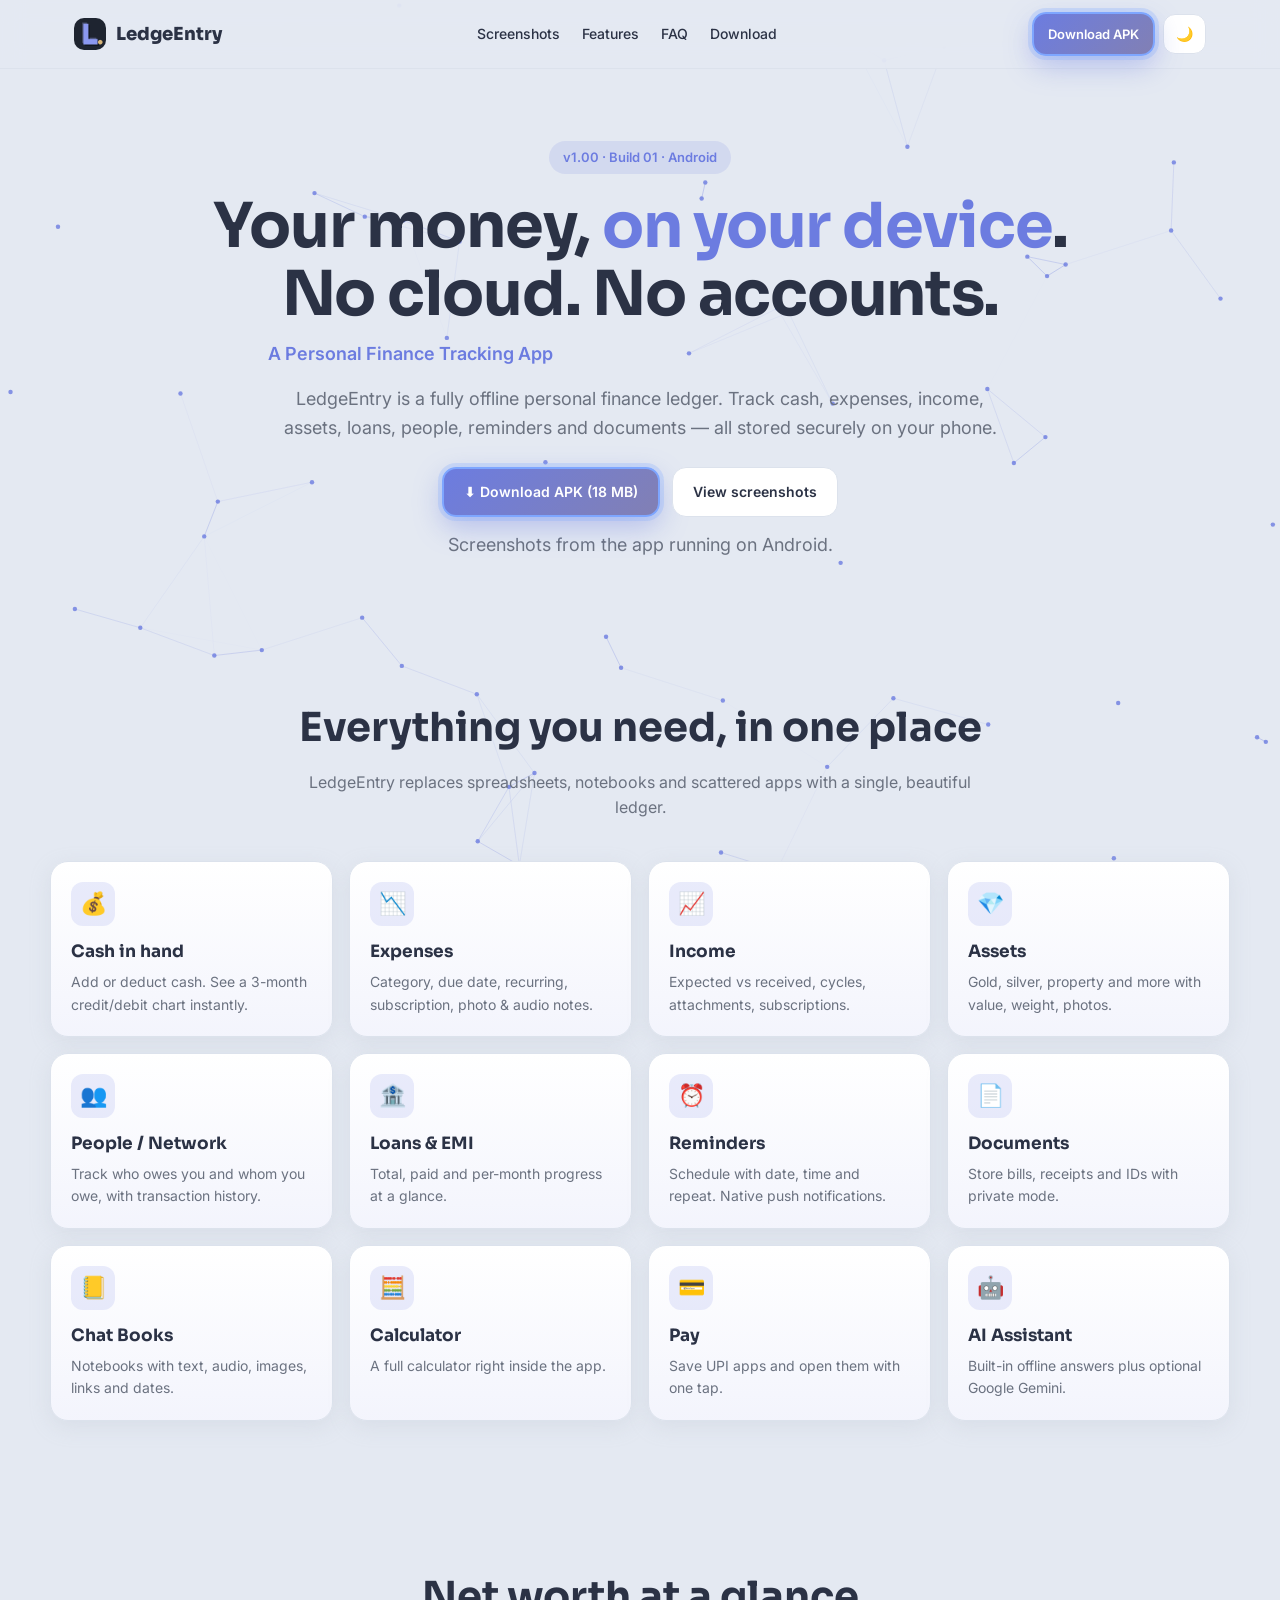
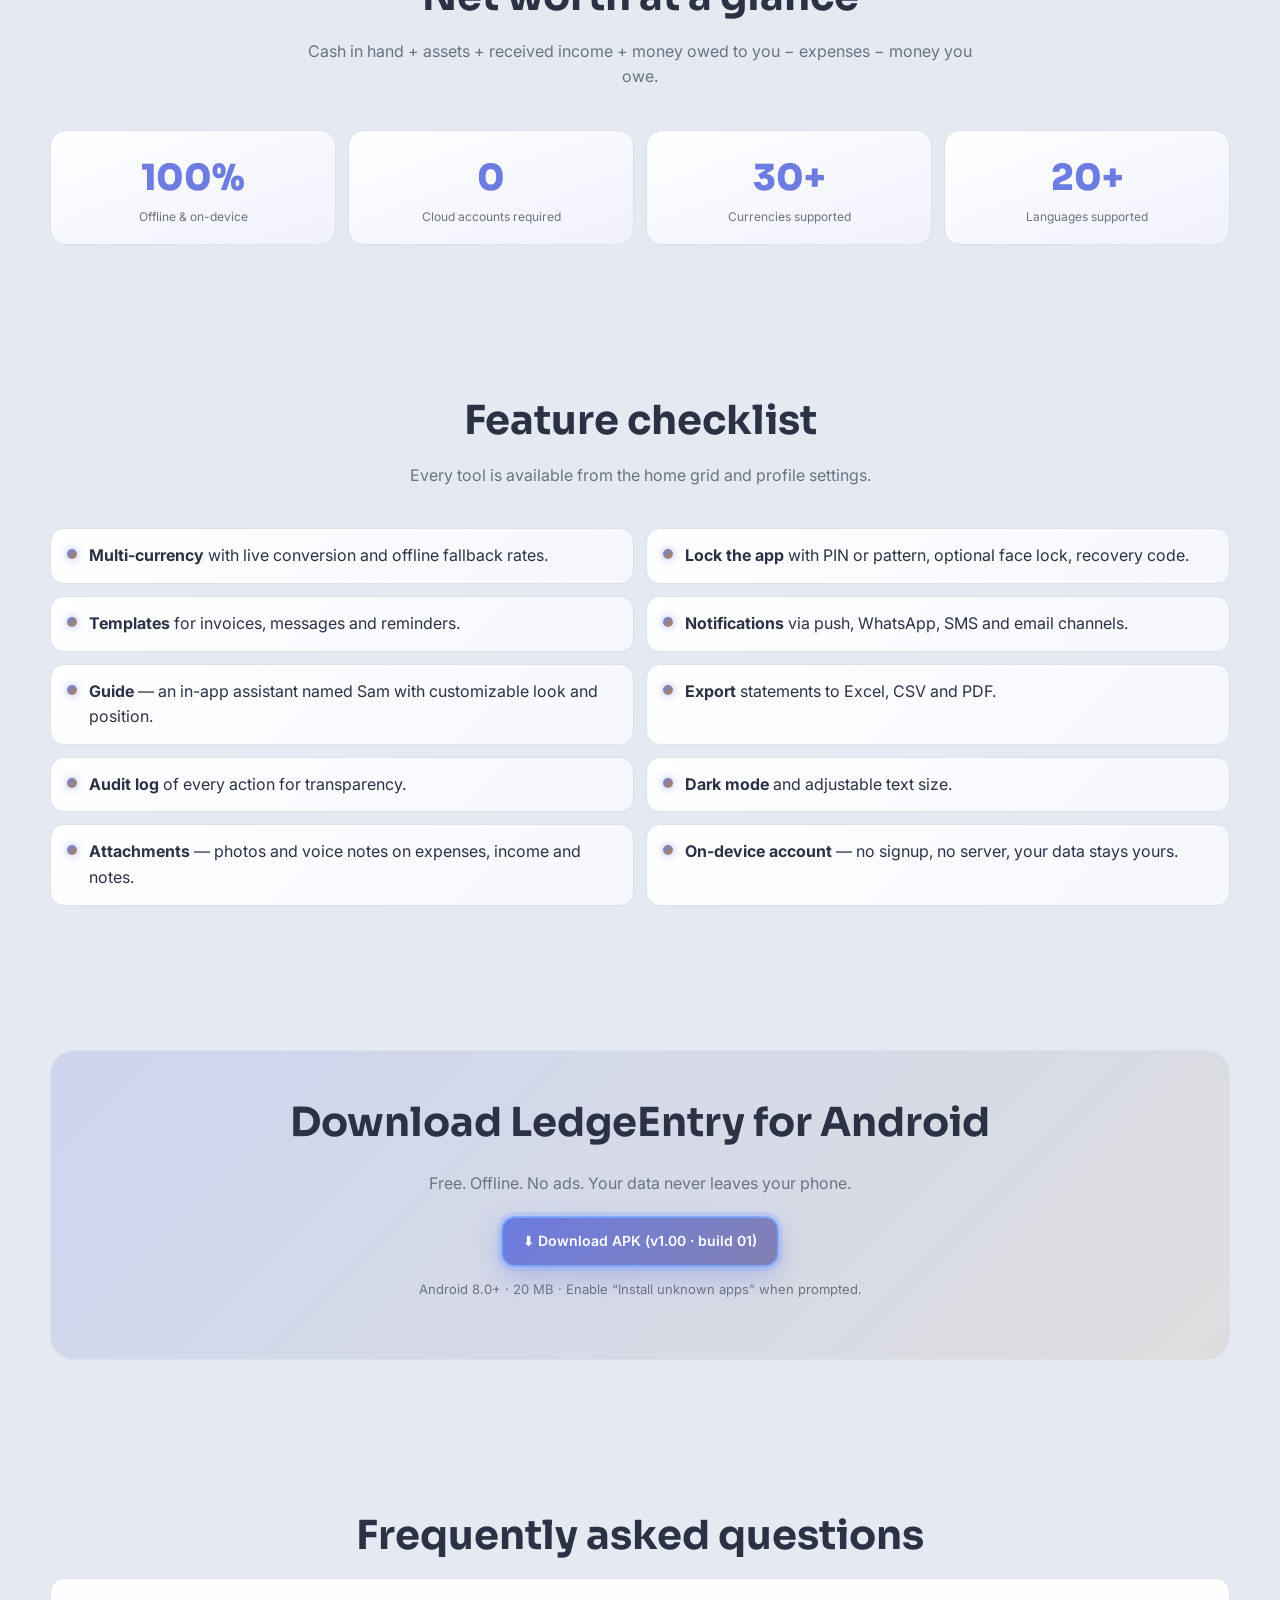
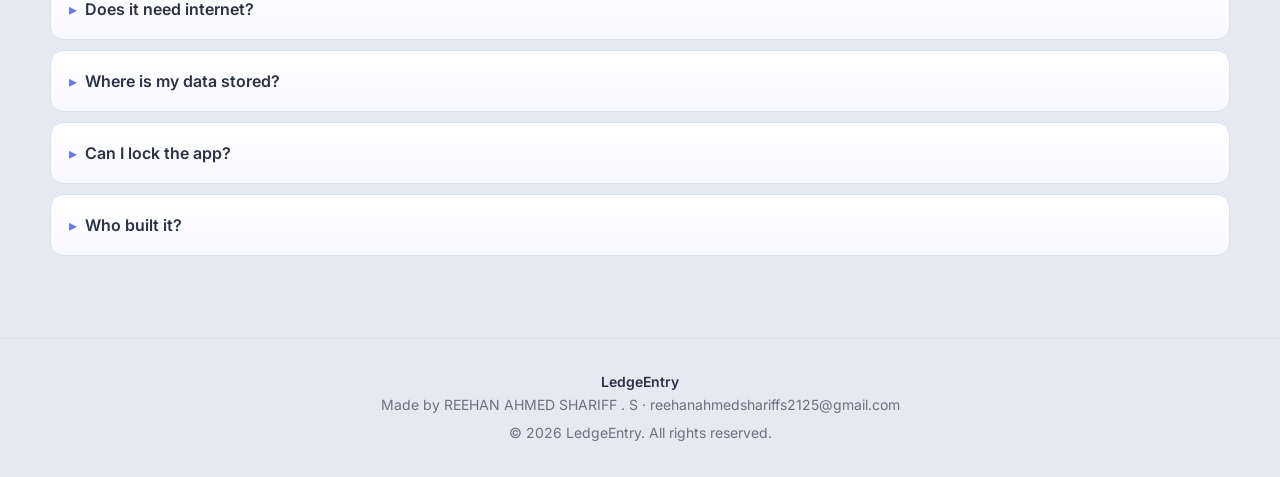
<file: index.html>
<!DOCTYPE html>
<html lang="en">
<head>
<meta charset="utf-8" />
<meta name="viewport" content="width=device-width, initial-scale=1, viewport-fit=cover" />
<title>LedgeEntry — Offline Personal Finance Ledger</title>
<meta name="description" content="LedgeEntry is an offline, on-device personal finance app. Track cash, expenses, income, assets, loans, people, reminders, documents and more. Download the Android APK." />
<meta name="theme-color" content="#E4E9F2" media="(prefers-color-scheme: light)" />
<meta name="theme-color" content="#1E2430" media="(prefers-color-scheme: dark)" />
<meta property="og:title" content="LedgeEntry — Offline Personal Finance Ledger" />
<meta property="og:description" content="Fully offline personal finance ledger for Android. Your data stays on your phone." />
<meta property="og:type" content="website" />
<link rel="icon" href="assets/logo.png" />
<link rel="apple-touch-icon" href="assets/logo.png" />
<link rel="preconnect" href="https://fonts.googleapis.com" />
<link rel="preconnect" href="https://fonts.gstatic.com" crossorigin />
<link href="https://fonts.googleapis.com/css2?family=Sora:wght@400;600;700;800&family=Inter:wght@400;500;600&display=swap" rel="stylesheet" />
<style>
  :root{
    --bg:#E4E9F2; --text:#2B3245; --sub:#6B7280; --accent:#6C7CE0; --accentText:#FFFFFF;
    --gold:#B4884D; --shadowD:#B7BECB; --shadowL:#FFFFFF; --danger:#D9506A; --success:#2F9E72;
    --card:#FFFFFF; --border:#DCE2EC; --headerH:64px;
  }
  [data-theme="dark"]{
    --bg:#1E2430; --text:#ECEFF7; --sub:#8D9AB0; --accent:#8B98F0; --accentText:#12141C;
    --gold:#D9B679; --shadowD:#14181F; --shadowL:#2A3140; --danger:#E88598; --success:#6FC79A;
    --card:#262D3A; --border:#333B4A;
  }
  *{box-sizing:border-box}
  html{scroll-behavior:smooth;-webkit-text-size-adjust:100%}
  html,body{margin:0;padding:0}
  body{font-family:'Inter',system-ui,sans-serif;background:var(--bg);color:var(--text);line-height:1.6;transition:background .3s,color .3s;overflow-x:hidden;padding-bottom:0}
  @media (max-width:767px){body{padding-bottom:70px}}
  h1,h2,h3,h4{font-family:'Sora',sans-serif;margin:0 0 12px}
  a{color:var(--accent);text-decoration:none}
  img{max-width:100%;height:auto;display:block}
  button{font:inherit}
  .container{max-width:1180px;margin:0 auto;padding:0 20px}
  @media (min-width:768px){.container{padding:0 24px}}

  /* header */
  header{position:sticky;top:0;z-index:50;background:color-mix(in srgb,var(--bg) 85%,transparent);backdrop-filter:blur(12px);-webkit-backdrop-filter:blur(12px);border-bottom:1px solid var(--border)}
  .nav{display:flex;align-items:center;justify-content:space-between;padding:12px 0;gap:12px;min-height:var(--headerH)}
  .brand{display:flex;align-items:center;gap:10px;font-weight:800;font-size:18px;font-family:'Sora';white-space:nowrap}
  .brand img{width:32px;height:32px;border-radius:10px}
  .topnav{display:none;gap:18px;align-items:center}
  @media (min-width:768px){.topnav{display:flex}}
  .topnav a{position:relative;padding:6px 2px;transition:color .2s;color:var(--text);font-weight:500;font-size:14px}
  .topnav a::after{content:'';position:absolute;left:0;bottom:0;width:0;height:2px;background:linear-gradient(90deg,var(--accent),var(--gold));transition:width .25s;border-radius:2px}
  .topnav a:hover{color:var(--accent)}
  .topnav a:hover::after{width:100%}
  .header-actions{display:flex;gap:8px;align-items:center}
  .btn.header-download{display:none}
  @media (min-width:480px){.btn.header-download{display:inline-flex}}
  .theme-toggle{background:var(--card);border:1px solid var(--border);border-radius:12px;padding:8px 12px;cursor:pointer;font-size:14px;min-height:40px;min-width:40px}
  .menu-btn{background:var(--card);border:1px solid var(--border);border-radius:12px;padding:8px 12px;cursor:pointer;font-size:18px;min-height:40px;min-width:40px;display:flex;align-items:center;justify-content:center}
  @media (min-width:768px){.menu-btn{display:none}}
  .mobile-menu{display:none;flex-direction:column;gap:6px;padding:8px 0 16px;border-top:1px solid var(--border)}
  .mobile-menu.open{display:flex}
  .mobile-menu a{padding:12px 4px;color:var(--text);font-weight:500;font-size:15px;border-radius:8px}
  .mobile-menu a:hover{color:var(--accent);background:color-mix(in srgb,var(--accent) 8%,transparent)}

  /* buttons */
  .btn{display:inline-flex;align-items:center;justify-content:center;gap:8px;padding:12px 20px;border-radius:14px;border:none;cursor:pointer;font-weight:600;font-size:14px;transition:transform .2s,box-shadow .2s,background .2s;position:relative;overflow:hidden;min-height:44px;text-align:center}
  .btn::after{content:'';position:absolute;inset:0;background:linear-gradient(120deg,transparent 30%,rgba(255,255,255,.25) 50%,transparent 70%);transform:translateX(-100%);transition:transform .6s;pointer-events:none}
  .btn:hover::after{transform:translateX(100%)}
  .btn:hover{transform:translateY(-2px) scale(1.02);box-shadow:0 12px 28px color-mix(in srgb,var(--accent) 40%,transparent)}
  .btn.primary{background:linear-gradient(135deg,var(--accent),color-mix(in srgb,var(--accent) 70%,var(--gold)));color:var(--accentText);box-shadow:0 8px 24px color-mix(in srgb,var(--accent) 35%,transparent);border:2px solid color-mix(in srgb,var(--accent) 60%,#FFFFFF)}
  a.btn.primary[href$=".apk"]{border:2px solid #7EA6FF;box-shadow:0 0 0 4px color-mix(in srgb,#7EA6FF 25%,transparent),0 10px 28px color-mix(in srgb,var(--accent) 40%,transparent);animation:pulseBorder 2s ease-in-out infinite}
  @keyframes pulseBorder{0%,100%{box-shadow:0 0 0 4px color-mix(in srgb,#7EA6FF 20%,transparent),0 10px 28px color-mix(in srgb,var(--accent) 40%,transparent)}50%{box-shadow:0 0 0 8px color-mix(in srgb,#7EA6FF 35%,transparent),0 14px 34px color-mix(in srgb,var(--accent) 50%,transparent)}}
  .btn.ghost{background:var(--card);color:var(--text);border:1px solid var(--border);backdrop-filter:blur(8px)}
  .btn.full{width:100%}

  /* hero */
  .hero{padding:56px 0 32px;text-align:center}
  @media (min-width:768px){.hero{padding:72px 0 40px}}
  .hero h1{font-size:clamp(30px,7vw,62px);line-height:1.1;letter-spacing:-0.02em;animation:fadeUp .9s ease both}
  @keyframes fadeUp{from{opacity:0;transform:translateY(30px)}to{opacity:1;transform:translateY(0)}}
  .hero h1 span{color:var(--accent)}
  .hero p{max-width:720px;margin:16px auto 24px;color:var(--sub);font-size:16px}
  @media (min-width:768px){.hero p{font-size:18px}}
  .hero-actions{display:flex;gap:12px;justify-content:center;flex-wrap:wrap}
  .hero-actions .btn{flex:1 1 100%;max-width:320px}
  @media (min-width:480px){.hero-actions .btn{flex:0 1 auto;max-width:none}}
  .badge{display:inline-block;padding:6px 14px;border-radius:999px;background:color-mix(in srgb,var(--accent) 14%,transparent);color:var(--accent);font-size:13px;font-weight:600;margin-bottom:18px}

  .section{padding:56px 0}
  @media (min-width:768px){.section{padding:72px 0}}
  .section h2{font-size:clamp(24px,5vw,40px);text-align:center;margin-bottom:10px}
  .section .lead{text-align:center;color:var(--sub);max-width:680px;margin:0 auto 32px;font-size:15px}
  @media (min-width:768px){.section .lead{font-size:16px;margin:0 auto 40px}}

  .grid{display:grid;gap:16px}
  .grid.cols4{grid-template-columns:1fr}
  @media (min-width:480px){.grid.cols4{grid-template-columns:repeat(2,1fr)}}
  @media (min-width:1024px){.grid.cols4{grid-template-columns:repeat(4,1fr)}}
  .grid.cols3{grid-template-columns:1fr}
  @media (min-width:640px){.grid.cols3{grid-template-columns:repeat(2,1fr)}}
  @media (min-width:1024px){.grid.cols3{grid-template-columns:repeat(3,1fr)}}

  .card{background:linear-gradient(180deg,var(--card),color-mix(in srgb,var(--card) 92%,var(--accent) 8%));border:1px solid var(--border);border-radius:18px;padding:20px;box-shadow:0 6px 20px color-mix(in srgb,var(--shadowD) 25%,transparent);transition:transform .25s,box-shadow .25s,border-color .25s;position:relative;overflow:hidden}
  .card .ico{width:44px;height:44px;border-radius:12px;background:color-mix(in srgb,var(--accent) 14%,transparent);color:var(--accent);display:flex;align-items:center;justify-content:center;font-size:22px;margin-bottom:12px}
  .card h3{font-size:17px;margin-bottom:6px}
  .card p{color:var(--sub);font-size:14px;margin:0}
  @media (max-width:639px){.card{padding:14px;border-radius:14px}.card .ico{width:36px;height:36px;font-size:18px;margin-bottom:8px}.card h3{font-size:15px}.card p{font-size:13px}}

  .feature-list{display:grid;grid-template-columns:1fr;gap:12px;list-style:none;padding:0;margin:0}
  @media (min-width:640px){.feature-list{grid-template-columns:repeat(2,1fr)}}
  @media (min-width:1024px){.feature-list{grid-template-columns:repeat(2,1fr)}}
  .feature-list li{background:linear-gradient(135deg,var(--card),color-mix(in srgb,var(--card) 94%,var(--accent) 6%));border:1px solid var(--border);border-radius:14px;padding:14px 16px;display:flex;gap:12px;align-items:flex-start;transition:transform .2s,box-shadow .2s,border-color .2s}
  @media (max-width:639px){.feature-list li{padding:10px 12px;gap:8px}.feature-list li div{font-size:13px}.feature-list li strong{font-size:13px}}
  .feature-list .dot{width:10px;height:10px;border-radius:50%;background:linear-gradient(135deg,var(--accent),var(--gold));margin-top:6px;flex-shrink:0;box-shadow:0 0 8px color-mix(in srgb,var(--accent) 60%,transparent)}

  .stats{display:grid;grid-template-columns:repeat(2,1fr);gap:12px;text-align:center}
  @media (min-width:640px){.stats{grid-template-columns:repeat(4,1fr)}}
  .stat{background:linear-gradient(160deg,var(--card),color-mix(in srgb,var(--accent) 10%,var(--card)));border:1px solid var(--border);border-radius:16px;padding:18px;position:relative;overflow:hidden}
  .stat .n{font-size:30px;font-weight:800;font-family:'Sora';color:var(--accent);position:relative}
  @media (min-width:768px){.stat .n{font-size:36px}}
  .stat .l{color:var(--sub);font-size:12px;position:relative}

  .download-box{background:linear-gradient(135deg,color-mix(in srgb,var(--accent) 18%,transparent),color-mix(in srgb,var(--gold) 12%,transparent));border:1px solid var(--border);border-radius:24px;padding:28px 20px;text-align:center}
  @media (min-width:768px){.download-box{padding:40px}}
  .download-box h2{margin-bottom:8px}
  .download-box p{color:var(--sub);margin-bottom:20px}
  .meta{color:var(--sub);font-size:13px;margin-top:12px}

  .faq details{background:linear-gradient(180deg,var(--card),color-mix(in srgb,var(--card) 95%,var(--accent) 5%));border:1px solid var(--border);border-radius:14px;padding:16px 18px;margin-bottom:10px}
  .faq summary{cursor:pointer;font-weight:600;display:flex;align-items:center;gap:8px;min-height:28px}
  .faq summary::before{content:'▸';color:var(--accent);transition:transform .2s}
  .faq details[open] summary::before{transform:rotate(90deg)}
  .faq p{color:var(--sub);margin:10px 0 0;padding-left:20px;font-size:14px}

  .reveal{opacity:0;transform:translateY(24px);transition:opacity .7s ease,transform .7s ease}
  .reveal.visible{opacity:1;transform:translateY(0)}
  @media (prefers-reduced-motion:reduce){.reveal{opacity:1;transform:none;transition:none}}

  footer{padding:32px 0;border-top:1px solid var(--border);color:var(--sub);font-size:14px;text-align:center}
  .credit{font-weight:600;color:var(--text)}

  /* focus */
  :focus-visible{outline:2px solid var(--accent);outline-offset:2px;border-radius:6px}

  /* scroll top */
  #scrollTopBtn{position:fixed;bottom:20px;right:20px;z-index:60;padding:10px 14px;border-radius:12px;border:none;background:var(--accent);color:var(--accentText);cursor:pointer;opacity:0;transform:translateY(20px);transition:opacity .3s,transform .3s;font-size:18px;min-width:44px;min-height:44px}
  .mobile-cta{position:fixed;left:0;right:0;bottom:0;z-index:55;padding:10px 16px;background:color-mix(in srgb,var(--bg) 92%,transparent);backdrop-filter:blur(12px);-webkit-backdrop-filter:blur(12px);border-top:1px solid var(--border);display:flex;gap:10px;transform:translateY(100%);transition:transform .3s}
  .mobile-cta.show{transform:translateY(0)}
  .mobile-cta .btn{flex:1}
  @media (min-width:768px){.mobile-cta{display:none}}

  /* canvas */
  #bgCanvas{position:fixed;inset:0;z-index:-1;pointer-events:none}

  /* mobile bottom safe area */
  @supports (padding: env(safe-area-inset-bottom)){#scrollTopBtn{bottom:calc(20px + env(safe-area-inset-bottom))}}
</style>
</head>
<body data-theme="light">
<a href="#main" class="sr-only" style="position:absolute;left:-9999px;top:auto;width:1px;height:1px;overflow:hidden">Skip to content</a>
<canvas id="bgCanvas"></canvas>
<button id="scrollTopBtn" aria-label="Scroll to top">↑</button>
<header>
  <div class="container">
    <div class="nav">
      <div class="brand"><img src="assets/logo.png" alt="" /> LedgeEntry</div>
      <nav class="topnav" aria-label="Primary">
        <a href="#screenshots">Screenshots</a>
        <a href="#features">Features</a>
        <a href="#faq">FAQ</a>
        <a href="#download">Download</a>
      </nav>
      <div class="header-actions">
        <a class="btn primary header-download" href="LedgeEntry-debug.apk" download style="padding:8px 14px;font-size:13px">Download APK</a>
        <button class="theme-toggle" id="themeBtn" aria-label="Toggle theme">🌙</button>
        <button class="menu-btn" id="menuBtn" aria-label="Toggle menu" aria-expanded="false">☰</button>
      </div>
    </div>
    <nav class="mobile-menu" id="mobileMenu" aria-label="Mobile">
      <a href="#screenshots">Screenshots</a>
      <a href="#features">Features</a>
      <a href="#faq">FAQ</a>
      <a href="#download">Download</a>
      <a href="screenshots.html">Screenshot gallery</a>
    </nav>
  </div>
</header>

<main id="main">
  <section class="hero container" id="screenshots">
    <span class="badge">v1.00 · Build 01 · Android</span>
    <h1>Your money, <span>on your device</span>.<br/>No cloud. No accounts.</h1>
<p style="font-weight:600;color:var(--accent);margin:0 0 8px">A Personal Finance Tracking App</p>
    <p>LedgeEntry is a fully offline personal finance ledger. Track cash, expenses, income, assets, loans, people, reminders and documents — all stored securely on your phone.</p>
    <div class="hero-actions">
      <a class="btn primary" href="LedgeEntry-debug.apk" download>⬇ Download APK (18 MB)</a>
      <a class="btn ghost" href="screenshots.html">View screenshots</a>
    </div>
    <p class="meta" style="margin-top:14px">Screenshots from the app running on Android.</p>
  </section>

  <section class="section container" id="features">
    <h2>Everything you need, in one place</h2>
    <p class="lead">LedgeEntry replaces spreadsheets, notebooks and scattered apps with a single, beautiful ledger.</p>
    <div class="grid cols4">
      <div class="card reveal"><div class="ico">💰</div><h3>Cash in hand</h3><p>Add or deduct cash. See a 3-month credit/debit chart instantly.</p></div>
      <div class="card reveal"><div class="ico">📉</div><h3>Expenses</h3><p>Category, due date, recurring, subscription, photo &amp; audio notes.</p></div>
      <div class="card reveal"><div class="ico">📈</div><h3>Income</h3><p>Expected vs received, cycles, attachments, subscriptions.</p></div>
      <div class="card reveal"><div class="ico">💎</div><h3>Assets</h3><p>Gold, silver, property and more with value, weight, photos.</p></div>
      <div class="card reveal"><div class="ico">👥</div><h3>People / Network</h3><p>Track who owes you and whom you owe, with transaction history.</p></div>
      <div class="card reveal"><div class="ico">🏦</div><h3>Loans &amp; EMI</h3><p>Total, paid and per-month progress at a glance.</p></div>
      <div class="card reveal"><div class="ico">⏰</div><h3>Reminders</h3><p>Schedule with date, time and repeat. Native push notifications.</p></div>
      <div class="card reveal"><div class="ico">📄</div><h3>Documents</h3><p>Store bills, receipts and IDs with private mode.</p></div>
      <div class="card reveal"><div class="ico">📒</div><h3>Chat Books</h3><p>Notebooks with text, audio, images, links and dates.</p></div>
      <div class="card reveal"><div class="ico">🧮</div><h3>Calculator</h3><p>A full calculator right inside the app.</p></div>
      <div class="card reveal"><div class="ico">💳</div><h3>Pay</h3><p>Save UPI apps and open them with one tap.</p></div>
      <div class="card reveal"><div class="ico">🤖</div><h3>AI Assistant</h3><p>Built-in offline answers plus optional Google Gemini.</p></div>
    </div>
  </section>

  <section class="section container">
    <h2>Net worth at a glance</h2>
    <p class="lead">Cash in hand + assets + received income + money owed to you − expenses − money you owe.</p>
    <div class="stats">
      <div class="stat reveal"><div class="n">100%</div><div class="l">Offline &amp; on-device</div></div>
      <div class="stat reveal"><div class="n">0</div><div class="l">Cloud accounts required</div></div>
      <div class="stat reveal"><div class="n">30+</div><div class="l">Currencies supported</div></div>
      <div class="stat reveal"><div class="n">20+</div><div class="l">Languages supported</div></div>
    </div>
  </section>

  <section class="section container">
    <h2>Feature checklist</h2>
    <p class="lead">Every tool is available from the home grid and profile settings.</p>
    <ul class="feature-list">
      <li class="reveal"><span class="dot"></span><div><strong>Multi-currency</strong> with live conversion and offline fallback rates.</div></li>
      <li class="reveal"><span class="dot"></span><div><strong>Lock the app</strong> with PIN or pattern, optional face lock, recovery code.</div></li>
      <li class="reveal"><span class="dot"></span><div><strong>Templates</strong> for invoices, messages and reminders.</div></li>
      <li class="reveal"><span class="dot"></span><div><strong>Notifications</strong> via push, WhatsApp, SMS and email channels.</div></li>
      <li class="reveal"><span class="dot"></span><div><strong>Guide</strong> — an in-app assistant named Sam with customizable look and position.</div></li>
      <li class="reveal"><span class="dot"></span><div><strong>Export</strong> statements to Excel, CSV and PDF.</div></li>
      <li class="reveal"><span class="dot"></span><div><strong>Audit log</strong> of every action for transparency.</div></li>
      <li class="reveal"><span class="dot"></span><div><strong>Dark mode</strong> and adjustable text size.</div></li>
      <li class="reveal"><span class="dot"></span><div><strong>Attachments</strong> — photos and voice notes on expenses, income and notes.</div></li>
      <li class="reveal"><span class="dot"></span><div><strong>On-device account</strong> — no signup, no server, your data stays yours.</div></li>
    </ul>
  </section>

  <section class="section container" id="download">
    <div class="download-box">
      <h2>Download LedgeEntry for Android</h2>
      <p>Free. Offline. No ads. Your data never leaves your phone.</p>
      <a class="btn primary" href="LedgeEntry-debug.apk" download>⬇ Download APK (v1.00 · build 01)</a>
      <p class="meta">Android 8.0+ · 20 MB · Enable “Install unknown apps” when prompted.</p>
    </div>
  </section>

  <section class="section container" id="faq">
    <h2>Frequently asked questions</h2>
    <div class="faq">
      <details class="reveal"><summary>Does it need internet?</summary><p>No. Everything runs on-device. Internet is only used for optional live currency rates and Gemini AI.</p></details>
      <details class="reveal"><summary>Where is my data stored?</summary><p>In a local SQLite database inside the app’s private storage. It is never uploaded anywhere.</p></details>
      <details class="reveal"><summary>Can I lock the app?</summary><p>Yes — with a PIN or pattern, and an 8-character recovery code.</p></details>
      <details class="reveal"><summary>Who built it?</summary><p>REEHAN AHMED SHARIFF.S has Developed this App. Bachelor Of Computer Science (BCA) project.</p></details>
    </div>
  </section>
</main>

<div class="mobile-cta" id="mobileCta">
  <a class="btn primary" href="LedgeEntry-debug.apk" download>⬇ Download APK</a>
</div>
<footer>
  <div class="container">
    <div class="credit">LedgeEntry</div>
    <div>Made by REEHAN AHMED SHARIFF . S · reehanahmedshariffs2125@gmail.com</div>
    <div style="margin-top:6px">© 2026 LedgeEntry. All rights reserved.</div>
  </div>
</footer>

<script>
  // mobile menu
  const menuBtn = document.getElementById('menuBtn');
  const mobileMenu = document.getElementById('mobileMenu');
  menuBtn.addEventListener('click', () => {
    const open = mobileMenu.classList.toggle('open');
    menuBtn.setAttribute('aria-expanded', String(open));
    menuBtn.textContent = open ? '✕' : '☰';
  });
  mobileMenu.querySelectorAll('a').forEach(a => a.addEventListener('click', () => {
    mobileMenu.classList.remove('open'); menuBtn.setAttribute('aria-expanded','false'); menuBtn.textContent='☰';
  }));

  // scroll reveal
  const io = new IntersectionObserver((entries) => {
    entries.forEach((e) => {
      if (e.isIntersecting) e.target.classList.add('visible');
    });
  }, { threshold: 0.12 });
  document.querySelectorAll('.reveal').forEach((el, i) => { el.style.transitionDelay = (i % 6 * 0.08) + 's'; io.observe(el); });

  // scroll to top + mobile cta
  const stb = document.getElementById('scrollTopBtn');
  const mcta = document.getElementById('mobileCta');
  window.addEventListener('scroll', () => {
    if (window.scrollY > 300) { stb.style.opacity = '1'; stb.style.transform = 'translateY(0)'; }
    else { stb.style.opacity = '0'; stb.style.transform = 'translateY(20px)'; }
    if (window.innerWidth < 768) {
      if (window.scrollY > 400) mcta.classList.add('show'); else mcta.classList.remove('show');
    }
  }, { passive: true });
  stb.addEventListener('click', () => window.scrollTo({ top: 0, behavior: 'smooth' }));

  const btn = document.getElementById('themeBtn');
  const apply = (t) => { document.body.setAttribute('data-theme', t); btn.textContent = t === 'dark' ? '☀️' : '🌙'; localStorage.setItem('le-theme', t); document.querySelector('meta[name="theme-color"]')?.setAttribute('content', t==='dark'?'#1E2430':'#E4E9F2'); };
  const saved = localStorage.getItem('le-theme') || (matchMedia('(prefers-color-scheme: dark)').matches ? 'dark' : 'light');
  apply(saved);
  btn.addEventListener('click', () => apply(document.body.getAttribute('data-theme') === 'dark' ? 'light' : 'dark'));

  // canvas (lighter on small screens)
  (function(){
    const c = document.getElementById('bgCanvas');
    const ctx = c.getContext('2d');
    let w, h, pts = [];
    const N = window.innerWidth < 640 ? 28 : 60;
    const mouse = { x: -9999, y: -9999 };
    function resize(){ w = c.width = window.innerWidth; h = c.height = window.innerHeight; }
    function init(){ pts = []; for(let i=0;i<N;i++){ pts.push({ x:Math.random()*w, y:Math.random()*h, vx:(Math.random()-.5)*.25, vy:(Math.random()-.5)*.25 }); } }
    let raf;
    function step(){
      ctx.clearRect(0,0,w,h);
      const dark = document.body.getAttribute('data-theme') === 'dark';
      const col = dark ? '139,152,240' : '108,124,224';
      for(const p of pts){
        p.x += p.vx; p.y += p.vy;
        if(p.x<0||p.x>w) p.vx*=-1;
        if(p.y<0||p.y>h) p.vy*=-1;
        const dx = mouse.x - p.x, dy = mouse.y - p.y;
        const d = Math.hypot(dx,dy);
        if(d < 180 && d>0){ p.vx += dx/d*0.015; p.vy += dy/d*0.015; }
        const sp = Math.hypot(p.vx,p.vy); if(sp>0.5){ p.vx*=0.5/sp; p.vy*=0.5/sp; }
      }
      for(let i=0;i<pts.length;i++){
        for(let j=i+1;j<pts.length;j++){
          const a=pts[i], b=pts[j];
          const d=Math.hypot(a.x-b.x,a.y-b.y);
          if(d<130){
            ctx.strokeStyle = 'rgba('+col+','+(1-d/130)*0.35+')';
            ctx.lineWidth = 1;
            ctx.beginPath(); ctx.moveTo(a.x,a.y); ctx.lineTo(b.x,b.y); ctx.stroke();
          }
        }
      }
      for(const p of pts){
        ctx.fillStyle = 'rgba('+col+',0.8)';
        ctx.beginPath(); ctx.arc(p.x,p.y,2.2,0,Math.PI*2); ctx.fill();
      }
      raf = requestAnimationFrame(step);
    }
    if (!window.matchMedia('(prefers-reduced-motion: reduce)').matches && window.innerWidth >= 640) {
      resize(); init(); step();
      window.addEventListener('resize', ()=>{ resize(); init(); });
      window.addEventListener('mousemove', (e)=>{ mouse.x=e.clientX; mouse.y=e.clientY; });
      window.addEventListener('mouseleave', ()=>{ mouse.x=-9999; mouse.y=-9999; });
    }
  })();
</script>
</body>
</html>
</file>
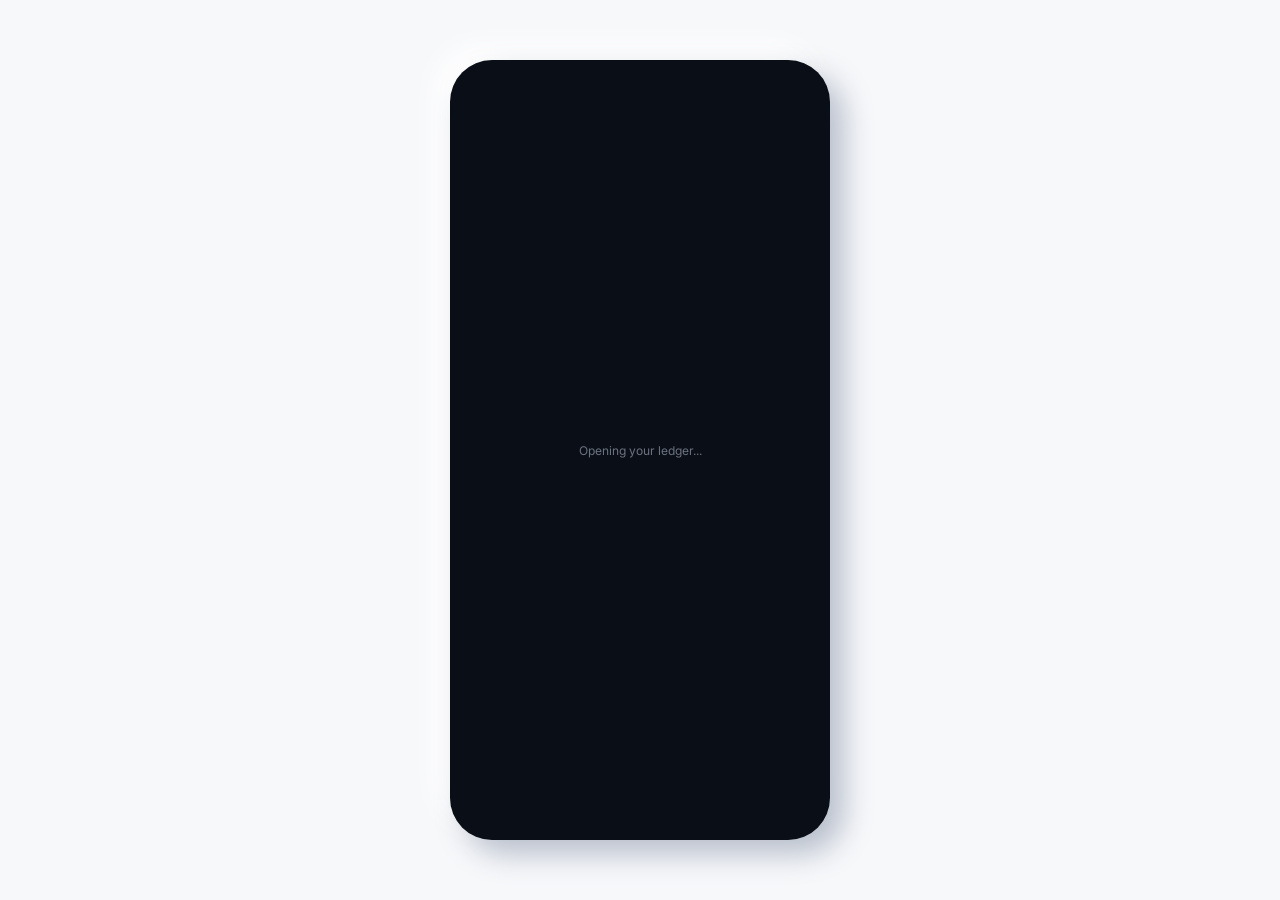
<file: app/index.html>
<!doctype html>
<html lang="en">
  <head>
    <meta charset="UTF-8" />
    <meta name="viewport" content="width=device-width, initial-scale=1.0, maximum-scale=1.0, user-scalable=no, viewport-fit=cover" />
    <meta name="color-scheme" content="light dark" />
    <meta name="theme-color" content="#1E2430" />
    <script>(function(){function g(){try{var raw=localStorage.getItem('ledgeentry_prefs');if(raw){var p=JSON.parse(raw);if(typeof p.darkMode==='boolean')return p.darkMode;}}catch(e){}try{var all=localStorage;for(var i=0;i<all.length;i++){var k=all.key(i);if(!k)continue;try{var r=all.getItem(k);if(r&&r.indexOf('darkMode')>-1){var pp=JSON.parse(r);if(typeof pp.darkMode==='boolean')return pp.darkMode;}}catch(e){}}}catch(e){}try{if(window.matchMedia){if(window.matchMedia('(prefers-color-scheme: light)').matches)return false;if(window.matchMedia('(prefers-color-scheme: dark)').matches)return true;}}catch(e){}return true;}var m=g();var bg=m?'#0A0E16':'#F7F8FA';document.documentElement.setAttribute('data-theme',m?'dark':'light');document.documentElement.style.background=bg;var s=document.createElement('style');s.textContent='html,body,#root{background:'+bg+' !important;margin:0}';document.head.prepend(s);})();</script>
    <title>LedgeEntry</title>
    <link rel="preconnect" href="https://fonts.googleapis.com">
    <link rel="preconnect" href="https://fonts.gstatic.com" crossorigin>
    <link href="https://fonts.googleapis.com/css2?family=Sora:wght@600;700;800&family=Inter:wght@400;500;600;700&family=IBM+Plex+Mono:wght@500;600&display=swap" rel="stylesheet">
    <script type="module" crossorigin src="./assets/index-exS-tCvW.js"></script>
    <link rel="stylesheet" crossorigin href="./assets/index-BNrL5BwX.css">
  </head>
  <body>
    <div id="root"></div>
    <jeep-sqlite autoInit="true"></jeep-sqlite>

  </body>
</html>
</file>
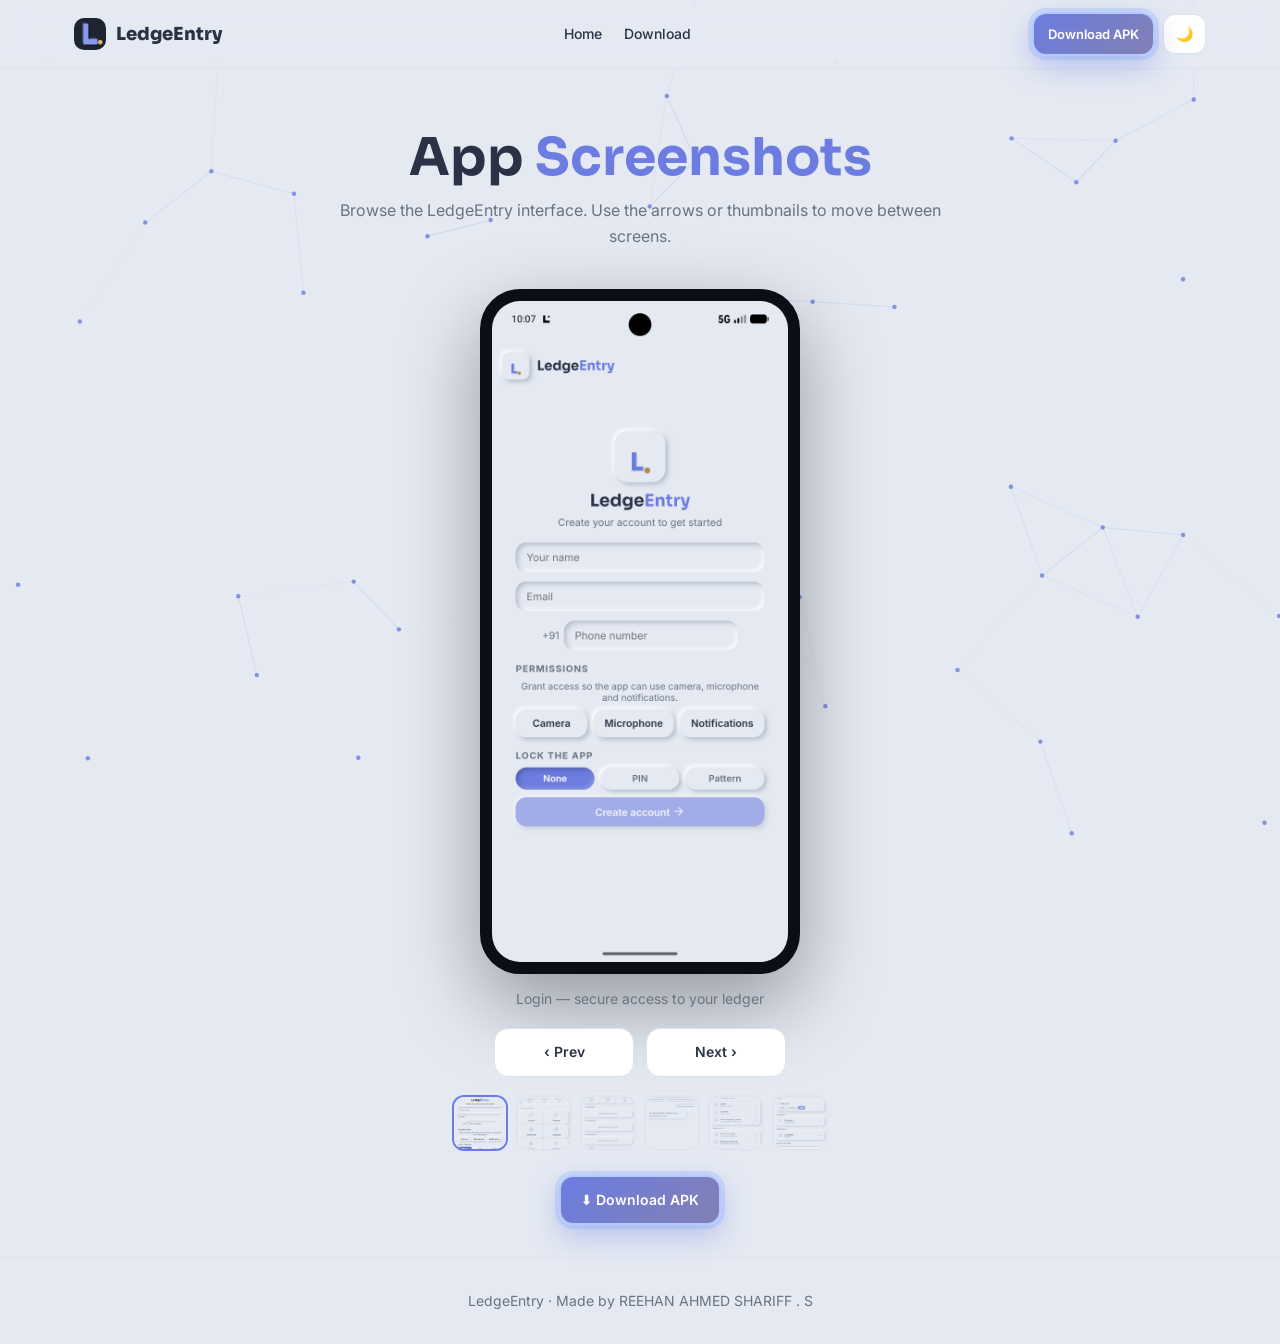
<file: screenshots.html>
<!DOCTYPE html>
<html lang="en">
<head>
<meta charset="utf-8" />
<meta name="viewport" content="width=device-width, initial-scale=1, viewport-fit=cover" />
<title>LedgeEntry — Screenshots</title>
<meta name="description" content="Browse LedgeEntry app screenshots." />
<meta name="theme-color" content="#E4E9F2" media="(prefers-color-scheme: light)" />
<meta name="theme-color" content="#1E2430" media="(prefers-color-scheme: dark)" />
<link rel="icon" href="assets/logo.png" />
<link rel="apple-touch-icon" href="assets/logo.png" />
<link rel="preconnect" href="https://fonts.googleapis.com" />
<link rel="preconnect" href="https://fonts.gstatic.com" crossorigin />
<link href="https://fonts.googleapis.com/css2?family=Sora:wght@400;600;700;800&family=Inter:wght@400;500;600&display=swap" rel="stylesheet" />
<style>
  :root{--bg:#E4E9F2;--text:#2B3245;--sub:#6B7280;--accent:#6C7CE0;--accentText:#FFFFFF;--gold:#B4884D;--shadowD:#B7BECB;--card:#FFFFFF;--border:#DCE2EC}
  [data-theme="dark"]{--bg:#1E2430;--text:#ECEFF7;--sub:#8D9AB0;--accent:#8B98F0;--accentText:#12141C;--gold:#D9B679;--shadowD:#14181F;--card:#262D3A;--border:#333B4A}
  *{box-sizing:border-box}html,body{margin:0;padding:0}
  html{scroll-behavior:smooth;-webkit-text-size-adjust:100%}
  body{font-family:'Inter',system-ui,sans-serif;background:var(--bg);color:var(--text);line-height:1.6;transition:background .3s,color .3s;overflow-x:hidden}
  h1,h2,h3{font-family:'Sora',sans-serif;margin:0 0 12px}
  a{color:var(--accent);text-decoration:none}
  img{max-width:100%;height:auto;display:block}
  button{font:inherit}
  .container{max-width:1180px;margin:0 auto;padding:0 20px}
  @media (min-width:768px){.container{padding:0 24px}}

  header{position:sticky;top:0;z-index:50;background:color-mix(in srgb,var(--bg) 85%,transparent);backdrop-filter:blur(12px);-webkit-backdrop-filter:blur(12px);border-bottom:1px solid var(--border)}
  .nav{display:flex;align-items:center;justify-content:space-between;padding:12px 0;gap:12px;min-height:64px}
  .brand{display:flex;align-items:center;gap:10px;font-weight:800;font-size:18px;font-family:'Sora';white-space:nowrap}
  .brand img{width:32px;height:32px;border-radius:10px}
  .topnav{display:none;gap:18px;align-items:center}
  @media (min-width:768px){.topnav{display:flex}}
  .topnav a{position:relative;padding:6px 2px;transition:color .2s;color:var(--text);font-weight:500;font-size:14px}
  .topnav a::after{content:'';position:absolute;left:0;bottom:0;width:0;height:2px;background:linear-gradient(90deg,var(--accent),var(--gold));transition:width .25s;border-radius:2px}
  .topnav a:hover{color:var(--accent)}
  .topnav a:hover::after{width:100%}
  .header-actions{display:flex;gap:8px;align-items:center}
  .btn.header-download{display:none}
  @media (min-width:480px){.btn.header-download{display:inline-flex}}
  .theme-toggle{background:var(--card);border:1px solid var(--border);border-radius:12px;padding:8px 12px;cursor:pointer;font-size:14px;min-height:40px;min-width:40px}
  .menu-btn{background:var(--card);border:1px solid var(--border);border-radius:12px;padding:8px 12px;cursor:pointer;font-size:18px;min-height:40px;min-width:40px;display:flex;align-items:center;justify-content:center}
  @media (min-width:768px){.menu-btn{display:none}}
  .mobile-menu{display:none;flex-direction:column;gap:6px;padding:8px 0 16px;border-top:1px solid var(--border)}
  .mobile-menu.open{display:flex}
  .mobile-menu a{padding:12px 4px;color:var(--text);font-weight:500;font-size:15px;border-radius:8px}
  .mobile-menu a:hover{color:var(--accent);background:color-mix(in srgb,var(--accent) 8%,transparent)}

  .btn{display:inline-flex;align-items:center;justify-content:center;gap:8px;padding:12px 20px;border-radius:14px;border:none;cursor:pointer;font-weight:600;font-size:14px;transition:transform .2s,box-shadow .2s,background .2s;position:relative;overflow:hidden;min-height:44px}
  .btn::after{content:'';position:absolute;inset:0;background:linear-gradient(120deg,transparent 30%,rgba(255,255,255,.25) 50%,transparent 70%);transform:translateX(-100%);transition:transform .6s;pointer-events:none}
  .btn:hover::after{transform:translateX(100%)}
  .btn:hover{transform:translateY(-2px) scale(1.02)}
  .btn.primary{background:linear-gradient(135deg,var(--accent),color-mix(in srgb,var(--accent) 70%,var(--gold)));color:var(--accentText);border:2px solid color-mix(in srgb,#7EA6FF 60%,#FFFFFF);box-shadow:0 0 0 4px color-mix(in srgb,#7EA6FF 25%,transparent),0 10px 28px color-mix(in srgb,var(--accent) 40%,transparent);animation:pulseBorder 2s ease-in-out infinite}
  @keyframes pulseBorder{0%,100%{box-shadow:0 0 0 4px color-mix(in srgb,#7EA6FF 20%,transparent),0 10px 28px color-mix(in srgb,var(--accent) 40%,transparent)}50%{box-shadow:0 0 0 8px color-mix(in srgb,#7EA6FF 35%,transparent),0 14px 34px color-mix(in srgb,var(--accent) 50%,transparent)}}
  .btn.ghost{background:var(--card);color:var(--text);border:1px solid var(--border)}

  .hero{padding:48px 0 16px;text-align:center}
  @media (min-width:768px){.hero{padding:60px 0 20px}}
  .hero h1{font-size:clamp(28px,6vw,52px);line-height:1.1}
  .hero h1 span{color:var(--accent)}
  .hero p{max-width:640px;margin:12px auto 20px;color:var(--sub);font-size:16px}

  .wrap{max-width:420px;margin:0 auto;text-align:center;padding:0 16px}
  .phone{background:#0A0E16;border-radius:32px;padding:10px;box-shadow:0 30px 80px rgba(0,0,0,.35);width:100%;max-width:320px;margin:0 auto}
  @media (min-width:480px){.phone{border-radius:40px;padding:12px}}
  .phone img{width:100%;border-radius:24px;display:block}
  @media (min-width:480px){.phone img{border-radius:28px}}
  .cap{margin-top:14px;color:var(--sub);font-size:14px;min-height:20px}
  .arrows{display:flex;justify-content:center;gap:12px;margin-top:18px;flex-wrap:wrap}
  .arrows .btn{flex:1;max-width:140px}

  /* thumbnails */
  .thumbs{display:flex;gap:8px;justify-content:center;margin-top:18px;flex-wrap:wrap}
  .thumb{width:56px;height:56px;border-radius:12px;overflow:hidden;border:2px solid var(--border);cursor:pointer;opacity:.6;transition:opacity .2s,border-color .2s,transform .2s}
  .thumb:hover{opacity:.9;transform:scale(1.05)}
  .thumb.active{opacity:1;border-color:var(--accent)}
  .thumb img{width:100%;height:100%;object-fit:cover}

  footer{padding:32px 0;border-top:1px solid var(--border);color:var(--sub);font-size:14px;text-align:center;margin-top:32px}
  #bgCanvas{position:fixed;inset:0;z-index:-1;pointer-events:none}
  :focus-visible{outline:2px solid var(--accent);outline-offset:2px;border-radius:6px}
</style>
</head>
<body data-theme="light">
<canvas id="bgCanvas"></canvas>
<header>
  <div class="container">
    <div class="nav">
      <div class="brand"><img src="assets/logo.png" alt="" /> LedgeEntry</div>
      <nav class="topnav" aria-label="Primary">
        <a href="index.html">Home</a>
        <a href="index.html#download">Download</a>
      </nav>
      <div class="header-actions">
        <a class="btn primary header-download" href="LedgeEntry-debug.apk" download style="padding:8px 14px;font-size:13px">Download APK</a>
        <button class="theme-toggle" id="themeBtn" aria-label="Toggle theme">🌙</button>
        <button class="menu-btn" id="menuBtn" aria-label="Toggle menu" aria-expanded="false">☰</button>
      </div>
    </div>
    <nav class="mobile-menu" id="mobileMenu" aria-label="Mobile">
      <a href="index.html">Home</a>
      <a href="index.html#download">Download</a>
      <a href="screenshots.html">Screenshots</a>
    </nav>
  </div>
</header>
<main class="container">
  <section class="hero">
    <h1>App <span>Screenshots</span></h1>
    <p>Browse the LedgeEntry interface. Use the arrows or thumbnails to move between screens.</p>
  </section>
  <div class="wrap">
    <div class="phone">
      <img id="shotImg" src="assets/shot-home.png" alt="App screenshot" loading="lazy" />
    </div>
    <p class="cap" id="shotCaption">Home — net worth, cash, quick access</p>
    <div class="arrows">
      <button id="prevShot" class="btn ghost">‹ Prev</button>
      <button id="nextShot" class="btn ghost">Next ›</button>
    </div>
    <div class="thumbs" id="thumbs"></div>
    <div style="margin-top:24px">
      <a class="btn primary" href="LedgeEntry-debug.apk" download>⬇ Download APK</a>
    </div>
  </div>
</main>
<footer>
  <div class="container">
    <div>LedgeEntry · Made by REEHAN AHMED SHARIFF . S</div>
  </div>
</footer>

<script>
  const shots = [
    { src: 'assets/shot-loginpage.png', caption: 'Login — secure access to your ledger' },
    { src: 'assets/shot-home.png', caption: 'Home — net worth, cash, quick access' },
    { src: 'assets/shot-statements.png', caption: 'Statements — income, expense, network & assets' },
    { src: 'assets/shot-ai.png', caption: 'AI Assistant — built-in & Gemini' },
    { src: 'assets/shot-profile.png', caption: 'Profile — account & tools' },
    { src: 'assets/shot-settings.png', caption: 'Settings — preferences & about' },
  ];
  let i = 0;
  const img = document.getElementById('shotImg');
  const cap = document.getElementById('shotCaption');
  const thumbsEl = document.getElementById('thumbs');
  shots.forEach((s, idx) => {
    const t = document.createElement('div');
    t.className = 'thumb' + (idx===0?' active':'');
    t.innerHTML = '<img src="'+s.src+'" alt="" loading="lazy" />';
    t.addEventListener('click', () => show(idx));
    thumbsEl.appendChild(t);
  });
  function show(n){ i=(n+shots.length)%shots.length; img.src=shots[i].src; cap.textContent=shots[i].caption; thumbsEl.querySelectorAll('.thumb').forEach((t,idx)=>t.classList.toggle('active',idx===i)); }
  document.getElementById('prevShot').addEventListener('click',()=>show(i-1));
  document.getElementById('nextShot').addEventListener('click',()=>show(i+1));
  // swipe support
  let startX=0;
  const phone = document.querySelector('.phone');
  phone.addEventListener('touchstart',(e)=>{startX=e.touches[0].clientX;},{passive:true});
  phone.addEventListener('touchend',(e)=>{const dx=e.changedTouches[0].clientX-startX; if(Math.abs(dx)>40){ dx<0?show(i+1):show(i-1);}},{passive:true});
  show(0);

  // mobile menu
  const menuBtn = document.getElementById('menuBtn');
  const mobileMenu = document.getElementById('mobileMenu');
  menuBtn.addEventListener('click', () => {
    const open = mobileMenu.classList.toggle('open');
    menuBtn.setAttribute('aria-expanded', String(open));
    menuBtn.textContent = open ? '✕' : '☰';
  });
  mobileMenu.querySelectorAll('a').forEach(a => a.addEventListener('click', () => {
    mobileMenu.classList.remove('open'); menuBtn.setAttribute('aria-expanded','false'); menuBtn.textContent='☰';
  }));

  // theme
  const btn = document.getElementById('themeBtn');
  const apply = (t) => { document.body.setAttribute('data-theme', t); btn.textContent = t === 'dark' ? '☀️' : '🌙'; localStorage.setItem('le-theme', t); };
  const saved = localStorage.getItem('le-theme') || (matchMedia('(prefers-color-scheme: dark)').matches ? 'dark' : 'light');
  apply(saved);
  btn.addEventListener('click', () => apply(document.body.getAttribute('data-theme') === 'dark' ? 'light' : 'dark'));

  // canvas
  (function(){
    const c=document.getElementById('bgCanvas');const ctx=c.getContext('2d');let w,h,pts=[],mouse={x:-9999,y:-9999};
    const N=window.innerWidth<640?24:50;
    function resize(){w=c.width=window.innerWidth;h=c.height=window.innerHeight;}
    function init(){pts=[];for(let k=0;k<N;k++)pts.push({x:Math.random()*w,y:Math.random()*h,vx:(Math.random()-.5)*.25,vy:(Math.random()-.5)*.25});}
    function step(){ctx.clearRect(0,0,w,h);const dark=document.body.getAttribute('data-theme')==='dark';const col=dark?'139,152,240':'108,124,224';for(const p of pts){p.x+=p.vx;p.y+=p.vy;if(p.x<0||p.x>w)p.vx*=-1;if(p.y<0||p.y>h)p.vy*=-1;const dx=mouse.x-p.x,dy=mouse.y-p.y,d=Math.hypot(dx,dy);if(d<180&&d>0){p.vx+=dx/d*.015;p.vy+=dy/d*.015;}const sp=Math.hypot(p.vx,p.vy);if(sp>.5){p.vx*=.5/sp;p.vy*=.5/sp;}}for(let a=0;a<pts.length;a++)for(let b=a+1;b<pts.length;b++){const dx=pts[a].x-pts[b].x,dy=pts[a].y-pts[b].y,d=Math.hypot(dx,dy);if(d<130){ctx.strokeStyle='rgba('+col+','+(1-d/130)*.35+')';ctx.lineWidth=1;ctx.beginPath();ctx.moveTo(pts[a].x,pts[a].y);ctx.lineTo(pts[b].x,pts[b].y);ctx.stroke();}}for(const p of pts){ctx.fillStyle='rgba('+col+',.8)';ctx.beginPath();ctx.arc(p.x,p.y,2.2,0,Math.PI*2);ctx.fill();}requestAnimationFrame(step);}
    if(!window.matchMedia('(prefers-reduced-motion: reduce)').matches && window.innerWidth>=640){resize();init();step();window.addEventListener('resize',()=>{resize();init();});window.addEventListener('mousemove',(e)=>{mouse.x=e.clientX;mouse.y=e.clientY;});window.addEventListener('mouseleave',()=>{mouse.x=-9999;mouse.y=-9999;});}
  })();
</script>
</body>
</html>
</file>
<file: app/assets/index-BNrL5BwX.css>
:root{--bg:#e4e9f2;--text:#2b3245;--sub:#6b7280;--accent:#6c7ce0;--accentText:#fff;--gold:#b4884d;--shadowD:#b7becb;--shadowL:#fff;--embL:#ffffffd9;--embD:#8b95a98c;--danger:#d9506a;--success:#2f9e72;--hair:#2b324514;--textScale:1;--sat:env(safe-area-inset-top,0px);--sab:env(safe-area-inset-bottom,0px);--sal:env(safe-area-inset-left,0px);--sar:env(safe-area-inset-right,0px);--navH:62px;--navGap:14px}[data-theme=dark]{--bg:#1e2430;--text:#eceff7;--sub:#8d9ab0;--accent:#8b98f0;--accentText:#12141c;--gold:#d9b679;--shadowD:#14181f;--shadowL:#2a3140;--embL:#afbefa66;--embD:#05070be6;--danger:#e88598;--success:#6fc79a;--hair:#ffffff12}[data-size=small]{--textScale:.92;--uiZoom:.92}[data-size=large]{--textScale:1.1;--uiZoom:1.1}[data-size=medium],:root{--uiZoom:1}*{box-sizing:border-box;-webkit-tap-highlight-color:transparent}html,body{-webkit-font-smoothing:antialiased;overscroll-behavior:none;background:#0a0e16;margin:0;padding:0;font-family:Inter,sans-serif}button,.chip,.tile,.row,.btn,.icon-btn,.nav-tab,.pay-app-main,.book-card,.key,.calc-btn{touch-action:manipulation}body::-webkit-scrollbar{width:0;height:0}::-webkit-scrollbar{width:0;height:0}#root{justify-content:center;align-items:center;min-height:100vh;padding:24px;display:flex}@media (width<=820px){#root{padding:0}}.device{background:var(--bg);width:380px;height:780px;box-shadow:14px 14px 30px var(--shadowD), -14px -14px 30px var(--shadowL);border-radius:42px;flex-direction:column;transition:background .2s;display:flex;position:relative;overflow:hidden}@media (width<=820px){.device{width:100vw;height:100dvh;box-shadow:none;border-radius:0}}.nu-raised{background:var(--bg);box-shadow:6px 6px 12px var(--shadowD), -6px -6px 12px var(--shadowL)}.nu-sm{box-shadow:3px 3px 6px var(--shadowD), -3px -3px 6px var(--shadowL)}.nu-lg{box-shadow:10px 10px 20px var(--shadowD), -10px -10px 20px var(--shadowL)}.nu-inset{box-shadow:inset 2px 2px 5px var(--shadowD), inset -2px -2px 5px var(--shadowL)}.nu-inset-md{box-shadow:inset 4px 4px 9px var(--shadowD), inset -4px -4px 9px var(--shadowL)}.nu-inset-lg{box-shadow:inset 6px 6px 14px var(--shadowD), inset -6px -6px 14px var(--shadowL)}.app{height:100%;font-size:calc(14px * var(--textScale));color:var(--text);zoom:var(--uiZoom);flex-direction:column;display:flex;position:relative;overflow:hidden}.header{padding:calc(14px + var(--sat)) calc(16px + var(--sar)) 8px calc(16px + var(--sal));flex:none;justify-content:space-between;align-items:center;display:flex}.brand{align-items:center;gap:10px;display:flex}.logo{box-sizing:border-box;background:var(--bg);width:2.05em;height:2.05em;box-shadow:3px 3px 6px var(--shadowD), -3px -3px 6px var(--shadowL);color:var(--accent);letter-spacing:-.5px;text-shadow:-1px -1px 0 var(--embL), 1px 1px 1px var(--embD);border-radius:26%;justify-content:center;align-items:flex-end;padding-bottom:.3em;font-family:Sora,sans-serif;font-size:17px;font-weight:800;line-height:1;display:inline-flex}.logo .dot{background:var(--gold);border-radius:50%;width:.24em;height:.24em;margin-bottom:.05em;margin-left:.04em;display:inline-block}.brand-text{color:var(--text);font-family:Sora,sans-serif;font-size:17px;font-weight:700}.brand-text span{color:var(--accent)}.header-actions{gap:8px;display:flex}.icon-btn{background:var(--bg);width:38px;height:38px;box-shadow:3px 3px 6px var(--shadowD), -3px -3px 6px var(--shadowL);color:var(--text);cursor:pointer;border:none;border-radius:50%;justify-content:center;align-items:center;transition:box-shadow .15s;display:flex}.icon-btn:active{box-shadow:inset 3px 3px 6px var(--shadowD), inset -3px -3px 6px var(--shadowL)}.avatar{background:var(--bg);cursor:pointer;box-shadow:3px 3px 6px var(--shadowD), -3px -3px 6px var(--shadowL);border-radius:50%;justify-content:center;align-items:center;display:flex;position:relative;overflow:hidden}.avatar-img{object-fit:cover;display:block}.avatar-cam{color:#fff;background:var(--accent);width:1em;height:1em;box-shadow:1px 1px 2px var(--shadowD);border-radius:50%;justify-content:center;align-items:center;display:flex;position:absolute;bottom:0;right:0}.content{padding:4px calc(16px + var(--sar)) calc(96px + var(--sab)) calc(16px + var(--sal));scrollbar-width:none;-webkit-overflow-scrolling:touch;flex:auto;overflow:hidden auto}.content::-webkit-scrollbar{display:none}.content.tab-in-right{animation:.22s ease-out tabInRight}.content.tab-in-left{animation:.22s ease-out tabInLeft}@keyframes tabInRight{0%{opacity:.4;transform:translate(22px)}to{opacity:1;transform:none}}@keyframes tabInLeft{0%{opacity:.4;transform:translate(-22px)}to{opacity:1;transform:none}}.bottom-nav{left:calc(var(--navGap) + var(--sal));right:calc(var(--navGap) + var(--sar));bottom:calc(var(--navGap) + var(--sab));height:var(--navH);background:var(--bg);box-shadow:6px 6px 12px var(--shadowD), -6px -6px 12px var(--shadowL);z-index:10;border-radius:22px;align-items:center;display:flex;position:absolute}.nav-tab{cursor:pointer;color:var(--sub);background:0 0;border:none;flex-direction:column;flex:1;align-items:center;gap:3px;padding:6px 0;font-family:Inter,sans-serif;font-size:10px;font-weight:600;display:flex}.nav-tab .nav-ico{border-radius:50%;justify-content:center;align-items:center;width:34px;height:34px;transition:all .18s;display:flex}.nav-tab.active{color:var(--accent)}.nav-tab.active .nav-ico{background:var(--bg);color:var(--accent);box-shadow:inset 3px 3px 6px var(--shadowD), inset -3px -3px 6px var(--shadowL)}.nav-tab.drop-target{color:var(--accent)}.nav-tab.drop-target .nav-ico{background:var(--bg);color:var(--accent);box-shadow:0 0 0 2px var(--accent), inset 3px 3px 6px var(--shadowD), inset -3px -3px 6px var(--shadowL);transform:scale(1.08)}h1,h2,h3{margin:0;font-family:Sora,sans-serif}.mono{font-family:IBM Plex Mono,monospace}.muted{color:var(--sub)}.accent{color:var(--accent)}.green{color:var(--success)}.red{color:var(--danger)}.gold{color:var(--gold)}.center{text-align:center}.section-label{letter-spacing:1.2px;color:var(--sub);margin:18px 4px 10px;font-size:11px;font-weight:700}.panel{background:var(--bg);box-shadow:6px 6px 12px var(--shadowD), -6px -6px 12px var(--shadowL);border-radius:18px;padding:16px}.panel.inset{box-shadow:inset 6px 6px 14px var(--shadowD), inset -6px -6px 14px var(--shadowL)}.panel.raised{box-shadow:8px 8px 16px var(--shadowD), -8px -8px 16px var(--shadowL);cursor:pointer}.panel.raised:active{box-shadow:inset 5px 5px 10px var(--shadowD), inset -5px -5px 10px var(--shadowL);transform:translateY(1px)}.btn{cursor:pointer;background:var(--bg);color:var(--text);box-shadow:3px 3px 6px var(--shadowD), -3px -3px 6px var(--shadowL);border:none;border-radius:14px;padding:10px 14px;font-family:Inter,sans-serif;font-size:13px;font-weight:600;transition:box-shadow .12s,transform .12s}.btn:active{box-shadow:inset 3px 3px 6px var(--shadowD), inset -3px -3px 6px var(--shadowL);transform:translateY(1px)}.btn.accent{background:var(--accent);color:var(--accentText);box-shadow:3px 3px 6px var(--shadowD), -3px -3px 6px var(--shadowL)}.btn.danger{background:var(--danger);color:#fff}.btn.gold{background:var(--gold);color:#fff}.btn.block{width:100%}.btn:disabled{opacity:.55;cursor:default}.chip{cursor:pointer;background:var(--bg);color:var(--sub);box-shadow:3px 3px 6px var(--shadowD), -3px -3px 6px var(--shadowL);border:none;border-radius:999px;padding:7px 14px;font-family:Inter,sans-serif;font-size:12px;font-weight:600}.chip.active{background:var(--accent);color:var(--accentText);box-shadow:inset 3px 3px 6px #00000038,inset -3px -3px 6px #ffffff2e}.row{border-bottom:1px solid var(--hair);cursor:pointer;text-align:left;width:100%;color:var(--text);background:0 0;border-top:none;border-left:none;border-right:none;align-items:center;gap:12px;padding:11px 4px;font-family:Inter,sans-serif;display:flex}.row:last-child{border-bottom:none}.row-ico{background:var(--bg);width:34px;height:34px;color:var(--accent);box-shadow:inset 2px 2px 4px var(--shadowD), inset -2px -2px 4px var(--shadowL);border-radius:50%;flex:none;justify-content:center;align-items:center;display:flex}.row-main{flex:1;min-width:0}.row-title{font-size:13.5px;font-weight:600}.row-sub{color:var(--sub);margin-top:1px;font-size:11.5px}.input,textarea.input{background:var(--bg);width:100%;color:var(--text);box-shadow:inset 3px 3px 6px var(--shadowD), inset -3px -3px 6px var(--shadowL);border:none;border-radius:14px;outline:none;padding:11px 14px;font-family:Inter,sans-serif;font-size:13.5px}textarea.input{resize:none;min-height:76px}.toggle{background:var(--bg);cursor:pointer;width:46px;height:26px;box-shadow:inset 3px 3px 6px var(--shadowD), inset -3px -3px 6px var(--shadowL);border:none;border-radius:999px;flex:none;position:relative}.toggle .thumb{background:var(--sub);width:20px;height:20px;box-shadow:2px 2px 4px var(--shadowD), -2px -2px 4px var(--shadowL);border-radius:50%;transition:left .18s,background .18s;position:absolute;top:3px;left:3px}.toggle.on .thumb{background:var(--accent);left:23px}.greet{margin:8px 4px 14px}.greet .g1{color:var(--sub);font-size:14px}.greet .g2{color:var(--text);font-family:Sora,sans-serif;font-size:26px;font-weight:700}.networth{box-shadow:inset 6px 6px 14px var(--shadowD), inset -6px -6px 14px var(--shadowL);border-radius:22px;padding:18px}.nw-label{letter-spacing:1.5px;color:var(--sub);text-align:center;font-size:11px;font-weight:700}.nw-value{text-align:center;color:var(--text);margin-top:4px;font-family:IBM Plex Mono,monospace;font-size:34px;font-weight:600}.nw-cols{margin-top:16px;display:flex}.nw-col{text-align:center;flex:1;padding:0 4px}.nw-col+.nw-col{border-left:1px solid var(--hair)}.nw-col .v{margin-top:4px;font-family:IBM Plex Mono,monospace;font-size:13.5px;font-weight:600}.nw-col .l{color:var(--sub);justify-content:center;align-items:center;gap:4px;font-size:10.5px;font-weight:600;display:flex}.grid2{grid-template-columns:1fr 1fr;gap:14px;display:grid}.tile{cursor:pointer;background:var(--bg);height:92px;color:var(--text);box-shadow:6px 6px 12px var(--shadowD), -6px -6px 12px var(--shadowL);border:none;border-radius:18px;flex-direction:column;justify-content:center;align-items:center;gap:7px;font-family:Inter,sans-serif;font-size:13px;font-weight:600;transition:box-shadow .12s,transform .12s;display:flex}.tile:active{box-shadow:inset 4px 4px 9px var(--shadowD), inset -4px -4px 9px var(--shadowL);transform:translateY(1px)}.tile .tile-ico{width:40px;height:40px;color:var(--accent);box-shadow:inset 3px 3px 6px var(--shadowD), inset -3px -3px 6px var(--shadowL);border-radius:50%;justify-content:center;align-items:center;display:flex}.tile .tile-ico.gold{color:var(--gold)}.act-row{gap:10px;display:flex}.act-tile{cursor:pointer;background:var(--bg);color:var(--text);box-shadow:5px 5px 10px var(--shadowD), -5px -5px 10px var(--shadowL);border:none;border-radius:16px;flex-direction:column;flex:1;align-items:center;gap:7px;padding:12px 6px;font-family:Inter,sans-serif;font-size:11.5px;font-weight:600;transition:box-shadow .12s,transform .12s;display:flex}.act-tile:active{box-shadow:inset 4px 4px 9px var(--shadowD), inset -4px -4px 9px var(--shadowL);transform:translateY(1px)}.act-tile .ai-ico{width:36px;height:36px;color:var(--accent);box-shadow:inset 2px 2px 5px var(--shadowD), inset -2px -2px 5px var(--shadowL);border-radius:50%;justify-content:center;align-items:center;display:flex}.acct-card{text-align:left;cursor:pointer;background:var(--bg);width:100%;color:var(--text);border:none;align-items:center;gap:13px;font-family:Inter,sans-serif;display:flex}.acct-card:active{transform:translateY(1px)}.overlay{top:calc(64px + var(--sat));bottom:calc(78px + var(--sab));background:var(--bg);z-index:20;flex-direction:column;animation:.22s slideIn;display:flex;position:absolute;left:0;right:0}.overlay.settings{z-index:30;top:0;bottom:0}.overlay.guide{z-index:31;top:0;bottom:0}@keyframes slideIn{0%{transform:translate(100%)}to{transform:translate(0)}}.overlay-head{padding:14px calc(16px + var(--sar)) 14px calc(16px + var(--sal));flex:none;align-items:center;gap:12px;display:flex}.overlay.settings .overlay-head,.overlay.guide .overlay-head{padding-top:calc(14px + var(--sat))}.overlay-head h2{font-size:19px}.overlay-body{padding:0 calc(16px + var(--sar)) 20px calc(16px + var(--sal));scrollbar-width:none;-webkit-overflow-scrolling:touch;flex:1;overflow:hidden auto}.overlay.settings .overlay-body,.overlay.guide .overlay-body{padding-bottom:calc(24px + var(--sab))}.overlay-body::-webkit-scrollbar{display:none}.toast{bottom:calc(92px + var(--sab));background:var(--bg);color:var(--text);z-index:50;max-width:min(85%,100vw - 24px);box-shadow:6px 6px 12px var(--shadowD), -6px -6px 12px var(--shadowL);border-radius:16px;align-items:center;gap:8px;padding:10px 16px;font-size:13px;font-weight:600;animation:.2s toastIn;display:flex;position:absolute;left:50%;transform:translate(-50%)}.toast .check{background:var(--success);color:#fff;border-radius:50%;flex:none;justify-content:center;align-items:center;width:20px;height:20px;display:flex}@keyframes toastIn{0%{opacity:0;transform:translate(-50%,8px)}to{opacity:1;transform:translate(-50%)}}.modal-back{z-index:40;padding:calc(20px + var(--sat)) 20px calc(20px + var(--sab));background:#1e243073;justify-content:center;align-items:center;display:flex;position:absolute;inset:0}.modal{background:var(--bg);width:100%;box-shadow:10px 10px 20px var(--shadowD), -10px -10px 20px var(--shadowL);border-radius:20px;padding:18px}.msg{border-radius:16px;max-width:80%;margin-bottom:10px;padding:10px 13px;font-size:13.5px;line-height:1.45}.msg.ai{background:var(--bg);color:var(--text);box-shadow:4px 4px 8px var(--shadowD), -4px -4px 8px var(--shadowL);border-bottom-left-radius:6px;align-self:flex-start}.msg.me{background:var(--bg);color:var(--accent);box-shadow:inset 3px 3px 6px var(--shadowD), inset -3px -3px 6px var(--shadowL);border-bottom-right-radius:6px;align-self:flex-end;font-weight:500}.msg-list{scrollbar-width:none;flex-direction:column;flex:1;padding:8px 0;display:flex;overflow-y:auto}.msg-list::-webkit-scrollbar{display:none}.chat-input{align-items:center;gap:10px;padding-top:10px;display:flex}.calc-screen{text-align:right;box-shadow:inset 6px 6px 14px var(--shadowD), inset -6px -6px 14px var(--shadowL);border-radius:18px;margin-bottom:16px;padding:18px 16px}.calc-expr{color:var(--sub);word-break:break-all;min-height:17px;font-family:IBM Plex Mono,monospace;font-size:13px}.calc-val{word-break:break-all;margin-top:4px;font-family:IBM Plex Mono,monospace;font-size:36px;font-weight:600}.calc-grid{grid-template-columns:repeat(4,1fr);gap:12px;display:grid}.calc-btn{cursor:pointer;background:var(--bg);height:54px;color:var(--text);box-shadow:4px 4px 8px var(--shadowD), -4px -4px 8px var(--shadowL);border:none;border-radius:16px;font-family:IBM Plex Mono,monospace;font-size:18px;font-weight:600;transition:box-shadow .1s}.calc-btn:active{box-shadow:inset 4px 4px 8px var(--shadowD), inset -4px -4px 8px var(--shadowL)}.calc-btn.op{color:var(--accent)}.calc-btn.eq{background:var(--accent);color:var(--accentText)}.calc-tabs{scrollbar-width:none;gap:8px;padding-bottom:12px;display:flex;overflow-x:auto}.calc-tabs::-webkit-scrollbar{display:none}.calc-tab{white-space:nowrap;cursor:pointer;background:var(--bg);color:var(--sub);box-shadow:inset 2px 2px 5px var(--shadowD), inset -2px -2px 5px var(--shadowL);border:none;border-radius:12px;align-items:center;gap:5px;padding:8px 13px;font-family:Inter,sans-serif;font-size:12px;font-weight:600;display:flex}.calc-tab.active{background:var(--accent);color:var(--accentText);box-shadow:3px 3px 7px var(--shadowD), -3px -3px 7px var(--shadowL)}.ct{flex-direction:column;gap:10px;display:flex}.ct-row{align-items:center;gap:8px;display:flex}.ct-row .input{padding:10px 12px}.ct-label{flex:auto;min-width:0}.ct-amt{text-align:right;flex:0 0 108px;font-family:IBM Plex Mono,monospace}.ct-field{flex-direction:column;gap:4px;display:flex}.ct-field label{color:var(--sub);font-size:11.5px;font-weight:600}.ct-total{background:var(--bg);box-shadow:inset 3px 3px 7px var(--shadowD), inset -3px -3px 7px var(--shadowL);color:var(--sub);border-radius:16px;justify-content:space-between;align-items:center;padding:14px 16px;font-size:13px;display:flex}.ct-total strong{color:var(--text);font-family:IBM Plex Mono,monospace;font-size:20px}.ct-total.in strong{color:var(--accent)}.ct-total.out strong{color:var(--danger)}.chart-bars{align-items:flex-end;gap:10px;height:130px;padding-top:8px;display:flex}.chart-col{flex-direction:column;flex:1;justify-content:flex-end;align-items:center;gap:6px;height:100%;display:flex}.chart-bar{background:var(--accent);opacity:.9;width:100%;box-shadow:inset 1px 1px 2px #ffffff59, 3px 3px 6px var(--shadowD), -3px -3px 6px var(--shadowL);border-radius:8px 8px 4px 4px;transition:height .4s}.chart-lbl{color:var(--sub);font-size:10px;font-weight:600}.bar-track{background:var(--track,var(--shadowD));height:9px;box-shadow:inset 1px 1px 2px var(--shadowD);border-radius:6px;overflow:hidden}.bar-fill{border-radius:6px;height:100%;transition:width .4s}.book-grid{grid-template-columns:1fr 1fr;gap:14px;display:grid}.book-card{cursor:pointer;background:var(--bg);color:var(--text);box-shadow:6px 6px 12px var(--shadowD), -6px -6px 12px var(--shadowL);border:none;border-top:3px solid var(--accent);border-radius:18px;flex-direction:column;justify-content:center;align-items:center;gap:8px;min-height:96px;padding:16px 10px 14px;font-family:Inter,sans-serif;font-size:13.5px;font-weight:600;display:flex;position:relative}.book-card:active{box-shadow:inset 4px 4px 9px var(--shadowD), inset -4px -4px 9px var(--shadowL)}.book-edit{cursor:pointer;color:var(--sub);background:0 0;border:none;border-radius:8px;justify-content:center;align-items:center;width:26px;height:26px;display:flex;position:absolute;top:7px;right:7px}.book-edit:hover{color:var(--accent);background:var(--bg)}.pay-app{background:var(--bg);color:var(--text);box-shadow:6px 6px 12px var(--shadowD), -6px -6px 12px var(--shadowL);border-radius:18px;flex-direction:column;justify-content:center;align-items:center;gap:8px;min-height:128px;padding:12px 10px;font-family:Inter,sans-serif;display:flex}.pay-app:active{box-shadow:inset 4px 4px 9px var(--shadowD), inset -4px -4px 9px var(--shadowL)}.pay-app-main{cursor:pointer;color:var(--text);background:0 0;border:none;flex-direction:column;align-items:center;gap:7px;width:100%;font-family:Inter,sans-serif;display:flex}.pay-go{cursor:pointer;background:var(--bg);color:var(--accent);box-shadow:inset 2px 2px 4px var(--shadowD), inset -2px -2px 4px var(--shadowL);border:none;border-radius:999px;padding:5px 14px;font-family:Inter,sans-serif;font-size:11.5px;font-weight:700}.pay-badge{color:#fff;width:40px;height:40px;box-shadow:2px 2px 6px var(--shadowD);border-radius:14px;justify-content:center;align-items:center;font-family:Sora,sans-serif;font-size:19px;font-weight:800;display:flex}.pay-name{font-size:13px;font-weight:600}.pay-row{flex-direction:row;justify-content:flex-start;align-items:center;gap:10px;min-height:0;padding:10px 12px}.pay-row .pay-name{text-align:left;flex:1}.book-prev{color:#fff;background:var(--accent);box-shadow:4px 4px 10px var(--shadowD), -4px -4px 10px var(--shadowL);border-radius:16px;flex-direction:column;align-items:center;gap:6px;padding:14px;display:flex}.note.audio audio{flex:1;min-width:0;height:36px}.theme-grid{grid-template-columns:repeat(5,1fr);gap:10px;display:grid}.theme{cursor:pointer;height:52px;box-shadow:3px 3px 6px var(--shadowD), -3px -3px 6px var(--shadowL);border:none;border-radius:14px;justify-content:center;align-items:center;font-size:22px;display:flex}.theme.active{outline:2px solid var(--text);outline-offset:2px}.note{background:var(--bg);box-shadow:inset 3px 3px 6px var(--shadowD), inset -3px -3px 6px var(--shadowL);border-radius:14px;margin-bottom:10px;padding:12px 14px;font-size:13.5px;line-height:1.45}.note.audio{color:var(--accent);align-items:center;gap:8px;font-weight:600;display:flex}.note-img{object-fit:cover;border-radius:12px;width:100%;max-height:240px;display:block}.stmt-sum{gap:8px;margin-bottom:14px;display:flex}.stmt-sum>div{text-align:center;box-shadow:4px 4px 8px var(--shadowD), -4px -4px 8px var(--shadowL);border-radius:14px;flex:1;padding:12px 8px}.stmt-sum .sv{margin-top:3px;font-family:IBM Plex Mono,monospace;font-size:15px;font-weight:600}.stmt-row{border-bottom:1px solid var(--hair);align-items:center;gap:11px;padding:10px 2px;display:flex}.stmt-row:last-child{border-bottom:none}.stmt-row .amt{font-family:IBM Plex Mono,monospace;font-size:13.5px;font-weight:600}.step{align-items:flex-start;gap:12px;margin-bottom:16px;display:flex}.step-num{width:26px;height:26px;color:var(--accent);background:var(--bg);box-shadow:3px 3px 6px var(--shadowD), -3px -3px 6px var(--shadowL);border-radius:50%;flex:none;justify-content:center;align-items:center;margin-top:2px;font-family:IBM Plex Mono,monospace;font-size:12px;font-weight:600;display:flex}.step-title{font-size:14px;font-weight:700}.step-body{color:var(--sub);margin-top:2px;font-size:13px;line-height:1.5}.sec-title{letter-spacing:1px;color:var(--sub);margin:18px 4px 8px;font-size:12px;font-weight:700}.hairline{background:var(--hair);height:1px;margin:8px 0}.empty{text-align:center;color:var(--sub);padding:26px 10px;font-size:13px}.pill{background:var(--bg);box-shadow:inset 2px 2px 4px var(--shadowD), inset -2px -2px 4px var(--shadowL);color:var(--sub);border-radius:999px;align-items:center;gap:5px;padding:4px 10px;font-size:11px;font-weight:700;display:inline-flex}.pill.due{color:var(--gold)}.play-a{width:100%;height:36px}.day{color:var(--sub);font-size:12px}.amount{font-family:IBM Plex Mono,monospace;font-weight:600}.center-col{flex-direction:column;justify-content:center;align-items:center;display:flex}.welcome{flex-direction:column;align-items:center;width:100%;max-width:320px;display:flex}.welcome-logo{flex-direction:column;align-items:center;gap:10px;display:flex}.keypad{grid-template-columns:repeat(3,1fr);gap:12px;width:100%;max-width:270px;display:grid}.key{cursor:pointer;background:var(--bg);height:62px;color:var(--text);box-shadow:4px 4px 8px var(--shadowD), -4px -4px 8px var(--shadowL);border:none;border-radius:18px;justify-content:center;align-items:center;font-family:Sora,sans-serif;font-size:20px;font-weight:700;transition:box-shadow .1s,transform .1s;display:flex}.key:active{box-shadow:inset 4px 4px 8px var(--shadowD), inset -4px -4px 8px var(--shadowL);transform:translateY(1px)}.pattern-wrap{touch-action:none;-webkit-user-select:none;user-select:none;position:relative}.pattern-wrap svg{position:absolute;inset:0}.pdot{background:var(--bg);width:13px;height:13px;box-shadow:inset 2px 2px 4px var(--shadowD), inset -2px -2px 4px var(--shadowL);border-radius:50%;margin:-6.5px 0 0 -6.5px;transition:all .1s;position:absolute}.pdot.active{background:var(--accent);box-shadow:0 0 0 4px var(--bg), 0 0 0 6.5px var(--accent)}.pattern-wrap.err .pdot.active{background:var(--danger);box-shadow:0 0 0 4px var(--bg), 0 0 0 6.5px var(--danger)}.pin-dots{justify-content:center;gap:14px;display:flex}.pin-dots span{background:var(--bg);width:13px;height:13px;box-shadow:inset 2px 2px 4px var(--shadowD), inset -2px -2px 4px var(--shadowL);border-radius:50%;transition:background .15s}.pin-dots span.filled{background:var(--accent);box-shadow:none}.pin-dots.err span.filled{background:var(--danger)}.photo-prev{object-fit:cover;width:100%;height:150px;box-shadow:inset 3px 3px 6px var(--shadowD), inset -3px -3px 6px var(--shadowL);background:var(--bg);border-radius:14px;margin-bottom:4px}.spin{animation:.8s linear infinite spin}@keyframes spin{to{transform:rotate(360deg)}}.splash{z-index:999;padding-top:env(safe-area-inset-top);padding-bottom:env(safe-area-inset-bottom);background:#0a0e16;flex-direction:column;justify-content:center;align-items:center;animation:.35s 2.65s forwards splashOut;display:flex;position:fixed;inset:0;overflow:hidden}.splash-glow{opacity:0;pointer-events:none;background:radial-gradient(circle,#6c7ce04d 0%,#6c7ce01a 45%,#6c7ce000 70%);border-radius:50%;width:340px;max-width:90vw;height:340px;max-height:90vw;animation:.9s .25s forwards glowIn;position:absolute;top:46%;left:50%;transform:translate(-50%,-50%)}.splash-center{flex-direction:column;align-items:center;gap:20px;display:flex;position:relative}.splash-logo{opacity:0;animation:.7s cubic-bezier(.22,.61,.36,1) .15s forwards logoIn}.splash-text{letter-spacing:.5px;white-space:nowrap;justify-content:center;align-items:center;gap:6px;font-family:Sora,sans-serif;font-size:clamp(26px,8vw,32px);font-weight:800;display:flex}.splash-word{will-change:transform;opacity:1;display:inline-block}.splash-ledge{color:#f2f4ff;animation:.75s cubic-bezier(.25,.8,.25,1) .4s forwards splashSlideL;transform:translate(-120px)}.splash-entry{color:#8b98f0;animation:.75s cubic-bezier(.25,.8,.25,1) .4s forwards splashSlideR;transform:translate(120px)}@keyframes splashSlideL{to{transform:translate(0)}}@keyframes splashSlideR{to{transform:translate(0)}}.splash-credit{left:0;right:0;bottom:calc(env(safe-area-inset-bottom) + 28px);text-align:center;opacity:0;animation:.5s 1.3s forwards creditIn;position:absolute}.splash-from{letter-spacing:2.5px;color:#565f7e;font-family:Inter,sans-serif;font-size:10px;font-weight:500}.splash-name{letter-spacing:1.4px;color:#939dc2;margin-top:4px;font-family:Inter,sans-serif;font-size:12.5px;font-weight:600}@keyframes logoIn{0%{opacity:0;transform:scale(.88)}to{opacity:1;transform:scale(1)}}@keyframes glowIn{0%{opacity:0}to{opacity:1}}@keyframes textUp{0%{opacity:0;transform:translateY(10px)scale(.97)}to{opacity:1;transform:translateY(0)scale(1)}}@keyframes creditIn{0%{opacity:0;transform:translateY(6px)}to{opacity:.95;transform:translateY(0)}}@keyframes splashOut{to{opacity:0;visibility:hidden}}@media (width<=820px){#root{padding:0}.header,.content,.overlay-head,.overlay-body{padding-left:calc(13px + var(--sal));padding-right:calc(13px + var(--sar))}.bottom-nav{left:calc(10px + var(--sal));right:calc(10px + var(--sar));border-radius:20px}.grid2{gap:12px}.nw-value{font-size:30px}.panel{padding:14px}.card,.pay-app,.book-card{border-radius:16px}}@keyframes gaBob{0%,to{transform:translateY(0)}50%{transform:translateY(-5px)}}@keyframes gaBlink{0%,92%,to{transform:scaleY(1)}96%{transform:scaleY(.12)}}@keyframes gaWave{0%,62%,to{transform:rotate(0)}74%{transform:rotate(-18deg)}86%{transform:rotate(8deg)}}.ga-bob{animation:3s ease-in-out infinite gaBob;display:inline-flex}.ga-eyes{transform-box:view-box;transform-origin:32px 31px;animation:4.4s ease-in-out infinite gaBlink}.ga-wave{transform-box:view-box;transform-origin:52px 39px;animation:3.4s ease-in-out infinite gaWave}.fg-root{z-index:35;pointer-events:none;transition:left .3s cubic-bezier(.22,.9,.32,1.16),top .3s cubic-bezier(.22,.9,.32,1.16);position:fixed;transform:translate(-50%,-50%)}.fg-root.fg-drag{transition:none}.fg-root>*{pointer-events:auto}.fg-hints{z-index:34;pointer-events:none;position:fixed;inset:0}.fg-hint{border:2px dashed var(--sub);opacity:.3;border-radius:50%;width:70px;height:70px;margin:-35px 0 0 -35px;transition:opacity .15s,transform .15s,border-color .15s;position:absolute;transform:scale(.82)}.fg-hint.active{border-color:var(--accent);opacity:.9;border-style:solid;transform:scale(1.05)}.fg-avatar{cursor:grab;filter:drop-shadow(0 6px 9px #00000059);touch-action:none;background:0 0;border:none;justify-content:center;align-items:flex-end;width:64px;height:64px;padding:0;display:flex}.fg-avatar.dragging{cursor:grabbing}.fg-avatar:active{transform:scale(.95)}.fg-bubble{text-align:left;cursor:pointer;background:var(--bg);width:max-content;max-width:210px;color:var(--text);box-shadow:4px 4px 10px var(--shadowD), -4px -4px 10px var(--shadowL);border:none;border-radius:14px;padding:9px 12px;font-family:Inter,sans-serif;font-size:12px;line-height:1.35;animation:.2s bubbleIn;position:absolute;bottom:calc(100% + 8px);right:0}.fg-bubble:after{content:"";background:var(--bg);width:11px;height:11px;position:absolute;bottom:-5px;right:20px;transform:rotate(45deg)}.fg-bubble.bl{left:0;right:auto}.fg-bubble.bl:after{left:20px;right:auto}.fg-bubble.tr,.fg-bubble.tl{animation:.2s bubbleInDown;top:calc(100% + 8px);bottom:auto}.fg-bubble.tl{left:0;right:auto}.fg-bubble.tr:after,.fg-bubble.tl:after{top:-5px;bottom:auto}.fg-bubble.tl:after{left:20px;right:auto}@keyframes bubbleInDown{0%{opacity:0;transform:translateY(-6px)scale(.96)}to{opacity:1;transform:none}}.fg-bubble-name{color:var(--accent);margin-bottom:2px;font-size:11px;font-weight:700;display:block}@keyframes bubbleIn{0%{opacity:0;transform:translateY(6px)scale(.96)}to{opacity:1;transform:none}}.sg-ava{background:var(--bg);width:46px;height:46px;box-shadow:inset 2px 2px 5px var(--shadowD), inset -2px -2px 5px var(--shadowL);border-radius:14px;flex:none;justify-content:center;align-items:center;display:flex}.sg-styles{flex-wrap:wrap;gap:8px;display:flex}.sg-style{background:var(--bg);color:var(--sub);cursor:pointer;box-shadow:inset 2px 2px 5px var(--shadowD), inset -2px -2px 5px var(--shadowL);border:2px solid #0000;border-radius:14px;flex-direction:column;align-items:center;gap:3px;padding:8px 10px 6px;font-family:Inter,sans-serif;font-size:10.5px;font-weight:600;display:flex}.sg-style.active{border-color:var(--accent);color:var(--accent)}.gp-head-ava{background:var(--bg);width:44px;height:44px;box-shadow:inset 2px 2px 5px var(--shadowD), inset -2px -2px 5px var(--shadowL);border-radius:14px;justify-content:center;align-items:center;display:flex}.gp-tour{flex-direction:column;gap:12px;display:flex}.gp-step-card{background:var(--bg);text-align:center;box-shadow:inset 4px 4px 9px var(--shadowD), inset -4px -4px 9px var(--shadowL);border-radius:20px;padding:20px 18px}.gp-step-ava{justify-content:center;margin-bottom:6px;display:flex}.gp-step-count{letter-spacing:1px;color:var(--sub);text-transform:uppercase;font-size:11px;font-weight:700}.gp-step-title{margin:6px 0 8px;font-size:19px}.gp-step-body{color:var(--sub);margin:0;font-size:13.5px;line-height:1.55}.gp-step-actions{flex-wrap:wrap;justify-content:center;gap:8px;margin-top:16px;display:flex}.gp-jump{flex-wrap:wrap;gap:7px;display:flex}.gp-customize{cursor:pointer;color:var(--accent);background:0 0;border:none;justify-content:center;align-items:center;gap:7px;padding:10px;font-family:Inter,sans-serif;font-size:13px;font-weight:600;display:flex}
</file>
